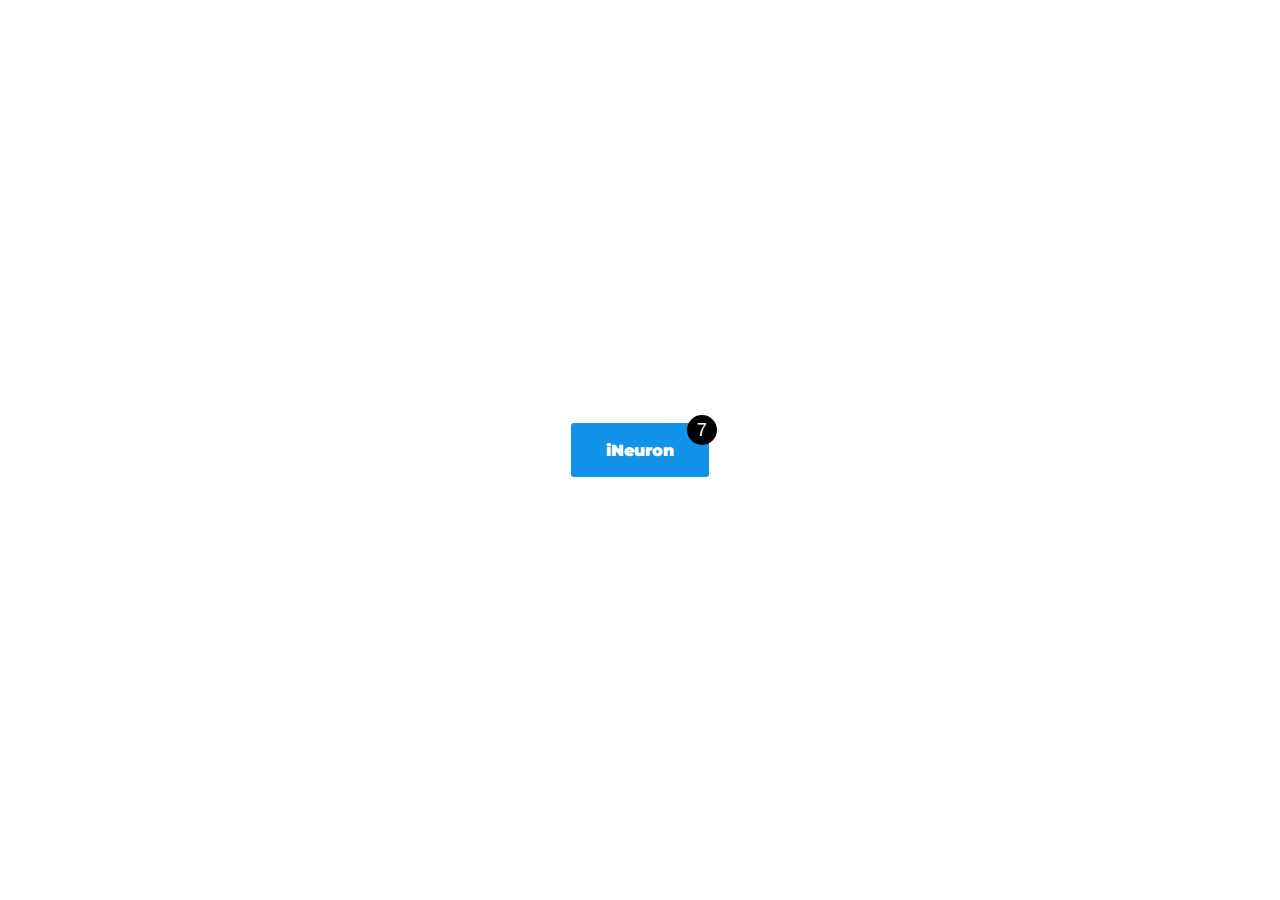
<file: Button challenge/Challenge_1/index.html>
<!DOCTYPE html>
<html lang="en">
  <head>
    <meta charset="UTF-8" />
    <meta http-equiv="X-UA-Compatible" content="IE=edge" />
    <meta name="viewport" content="width=device-width, initial-scale=1.0" />
    <link rel="stylesheet" href="./style.css" />
    <title>iNeuron</title>
  </head>
  <body>
    <div class="container">
      <a href="#" class="btn">
        <span><b>iNeuron</b></span>
        <span class="badge">7</span>
      </a>
    </div>
  </body>
</html>
</file>
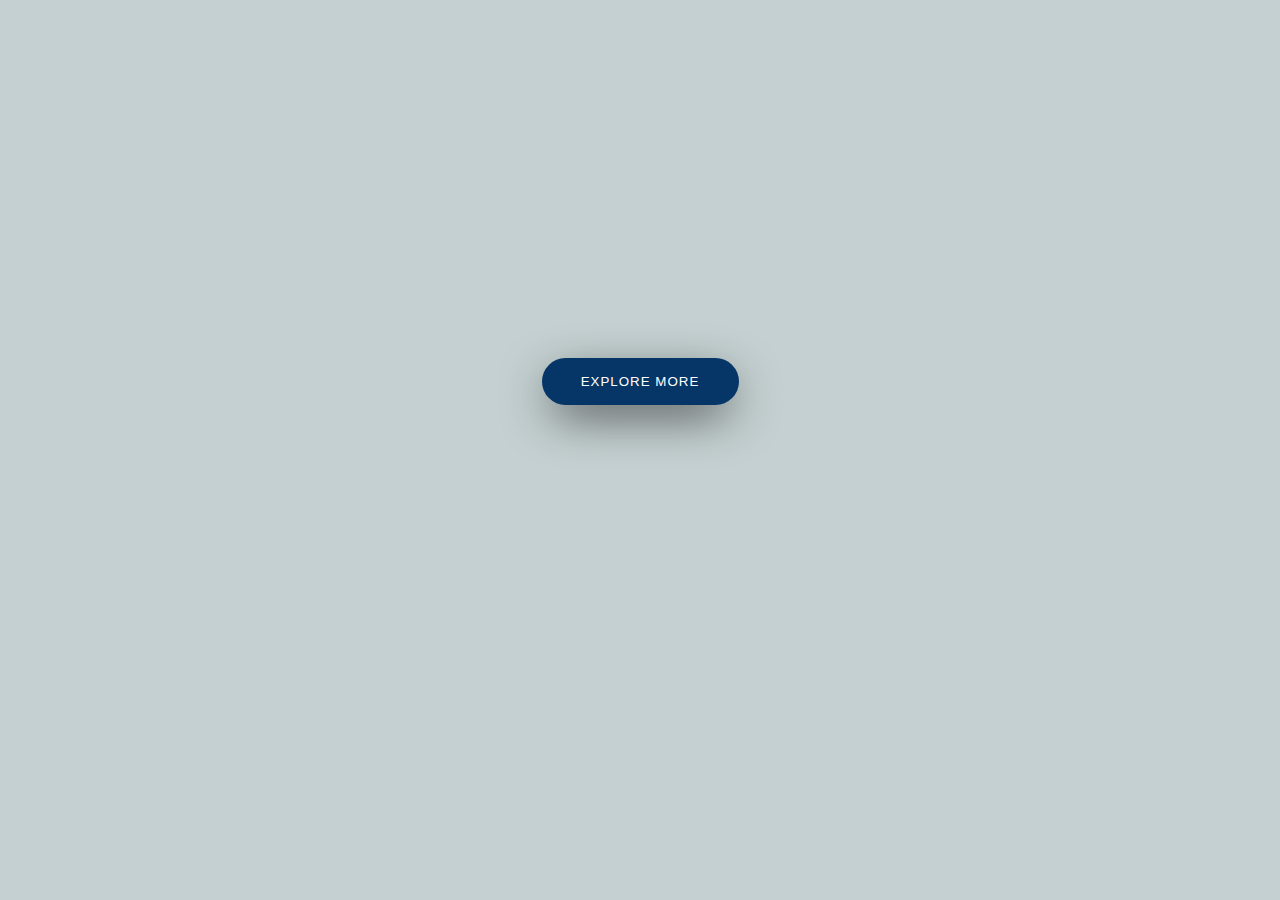
<file: Button challenge/Challenge_3/index.html>
<html>
  <head>
    <link
      href="https://fonts.googleapis.com/css?family=Josefin+Sans&display=swap"
      rel="stylesheet"
    />
    <link rel="stylesheet" href="./style.css" />
    <title>Button</title>
  </head>
  <body>
    <div class="btn-wrapper">
      <button class="btn">
        <span class="btn-text-one">Explore More</span>
        <span class="btn-text-two">It's Interesting</span>
      </button>
    </div>
  </body>
</html>
</file>
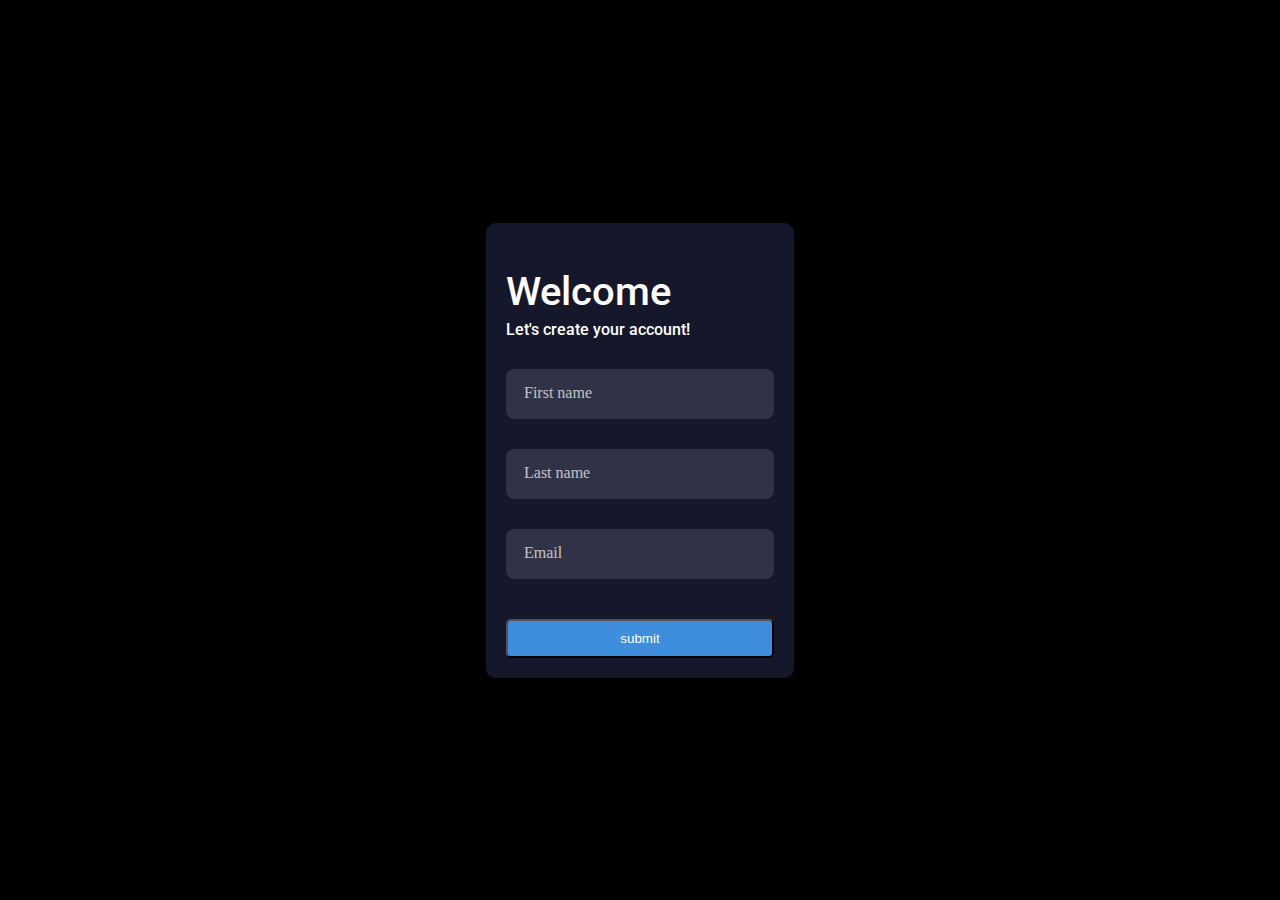
<file: FormChallenges/Challenge_1/index.html>
<!DOCTYPE html>
<html lang="en">
  <head>
    <meta charset="UTF-8" />
    <meta http-equiv="X-UA-Compatible" content="IE=edge" />
    <meta name="viewport" content="width=device-width, initial-scale=1.0" />
    <link rel="stylesheet" href="./style.css" />
    <title>Document</title>
  </head>
  <body>
    <div class="form">
      <div class="title">Welcome</div>
      <div class="subtitle">Let's create your account!</div>
      <div class="input-container ic1">
        <input id="firstname" class="input" type="text" placeholder=" " />
        <div class="cut"></div>
        <label for="firstname" class="placeholder">First name</label>
      </div>
      <div class="input-container ic2">
        <input id="lastname" class="input" type="text" placeholder=" " />
        <div class="cut"></div>
        <label for="lastname" class="placeholder">Last name</label>
      </div>
      <div class="input-container ic2">
        <input id="email" class="input" type="text" placeholder=" " />
        <div class="cut cut-short"></div>
        <label for="email" class="placeholder">Email</label>
      </div>
      <button type="text" class="submit">submit</button>
    </div>
  </body>
</html>
</file>
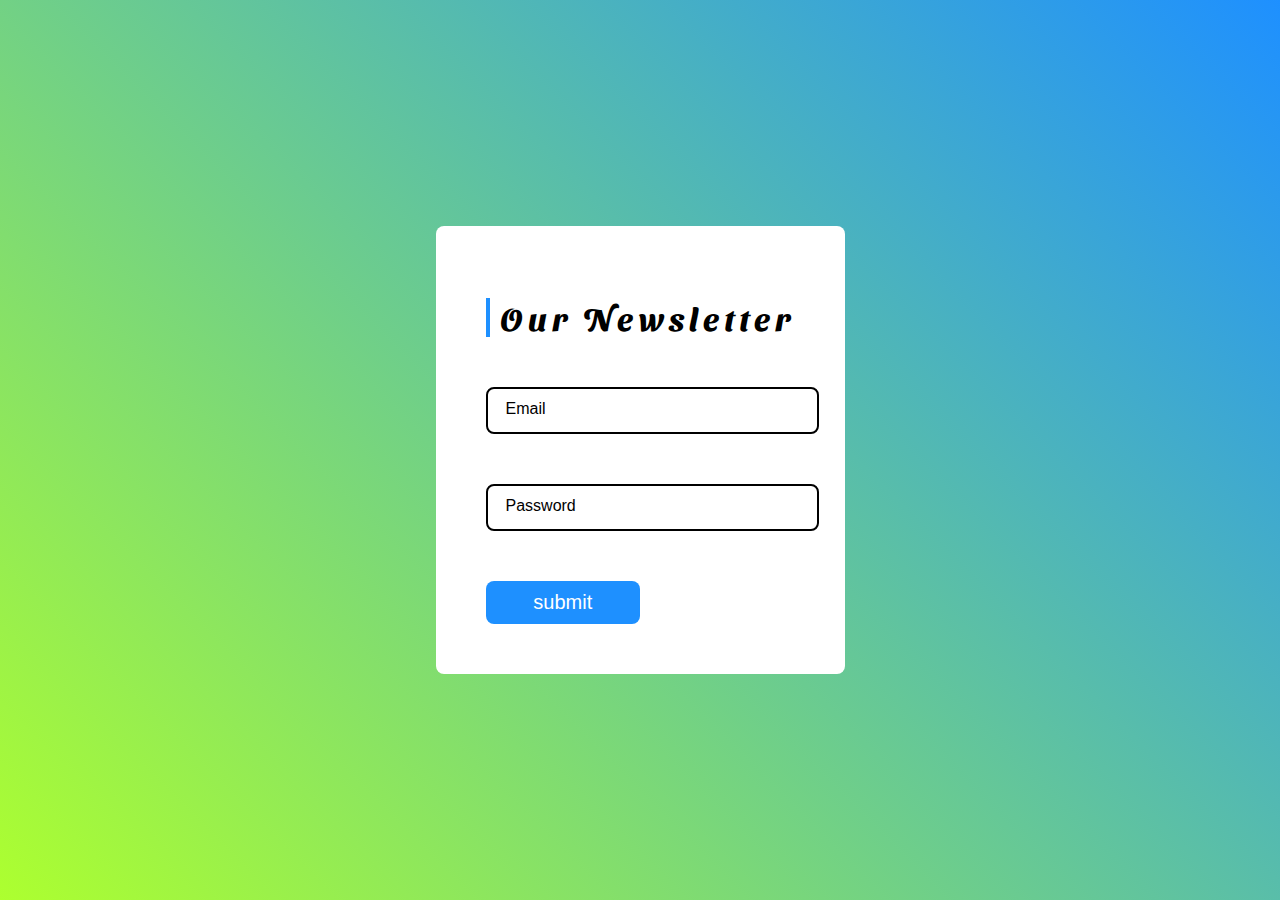
<file: FormChallenges/Challenge_2/index.html>
<!DOCTYPE html>
<html lang="en">
  <head>
    <meta charset="UTF-8" />
    <meta http-equiv="X-UA-Compatible" content="IE=edge" />
    <meta name="viewport" content="width=device-width, initial-scale=1.0" />
    <link rel="stylesheet" href="style.css" />
    <title>iNeuron</title>
  </head>
  <body>
    <div class="center">
      <h1>Our Newsletter</h1>
      <form>
        <div class="inputbox">
          <input type="text" required="required" />
          <!-- <input type="text" required="required" /> -->
          <span>Email</span>
        </div>
        <div class="inputbox">
          <!-- <input type="text" required="required" /> -->
          <!-- <input type="password" required="required" /> -->
          <input type="password" required="required" />
          <span>Password</span>
        </div>
        <div class="inputbox">
          <input type="button" value="submit" />
        </div>
      </form>
    </div>
  </body>
</html>
</file>
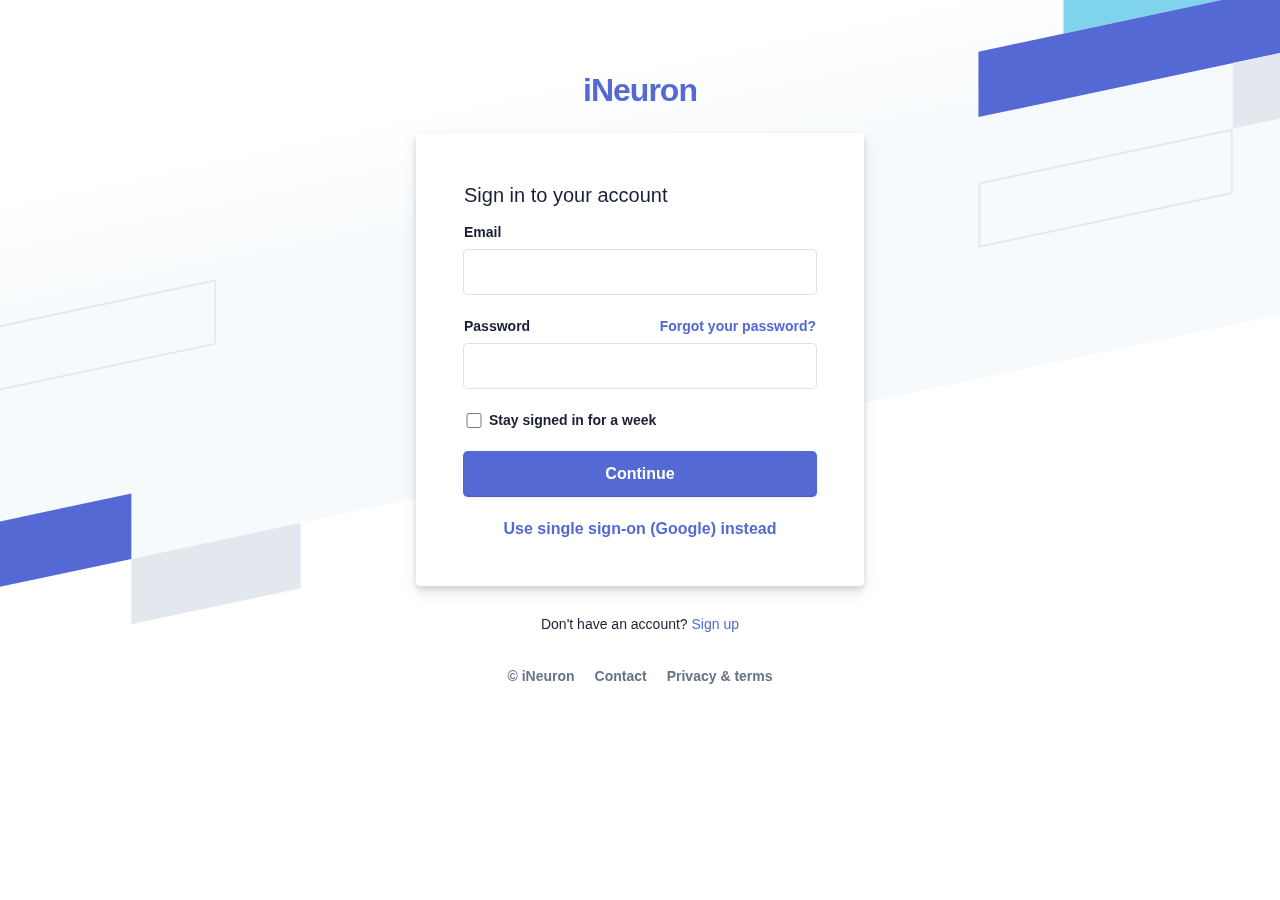
<file: FormChallenges/Challenge_3/index.html>
<html>
  <head>
    <meta charset="utf-8" />
    <title>iNeuron: Sign in</title>
    <link rel="stylesheet" type="text/css" href="style.css" />
  </head>

  <body>
    <div class="login-root">
      <div
        class="box-root flex-flex flex-direction--column"
        style="min-height: 100vh; flex-grow: 1"
      >
        <div class="loginbackground box-background--white padding-top--64">
          <div class="loginbackground-gridContainer">
            <div
              class="box-root flex-flex"
              style="grid-area: top / start / 8 / end"
            >
              <div
                class="box-root"
                style="
                  background-image: linear-gradient(
                    white 0%,
                    rgb(247, 250, 252) 33%
                  );
                  flex-grow: 1;
                "
              ></div>
            </div>
            <div class="box-root flex-flex" style="grid-area: 4 / 2 / auto / 5">
              <div
                class="box-root box-divider--light-all-2 animationLeftRight tans3s"
                style="flex-grow: 1"
              ></div>
            </div>
            <div
              class="box-root flex-flex"
              style="grid-area: 6 / start / auto / 2"
            >
              <div
                class="box-root box-background--blue800"
                style="flex-grow: 1"
              ></div>
            </div>
            <div
              class="box-root flex-flex"
              style="grid-area: 7 / start / auto / 4"
            >
              <div
                class="box-root box-background--blue animationLeftRight"
                style="flex-grow: 1"
              ></div>
            </div>
            <div class="box-root flex-flex" style="grid-area: 8 / 4 / auto / 6">
              <div
                class="box-root box-background--gray100 animationLeftRight tans3s"
                style="flex-grow: 1"
              ></div>
            </div>
            <div
              class="box-root flex-flex"
              style="grid-area: 2 / 15 / auto / end"
            >
              <div
                class="box-root box-background--cyan200 animationRightLeft tans4s"
                style="flex-grow: 1"
              ></div>
            </div>
            <div
              class="box-root flex-flex"
              style="grid-area: 3 / 14 / auto / end"
            >
              <div
                class="box-root box-background--blue animationRightLeft"
                style="flex-grow: 1"
              ></div>
            </div>
            <div
              class="box-root flex-flex"
              style="grid-area: 4 / 17 / auto / 20"
            >
              <div
                class="box-root box-background--gray100 animationRightLeft tans4s"
                style="flex-grow: 1"
              ></div>
            </div>
            <div
              class="box-root flex-flex"
              style="grid-area: 5 / 14 / auto / 17"
            >
              <div
                class="box-root box-divider--light-all-2 animationRightLeft tans3s"
                style="flex-grow: 1"
              ></div>
            </div>
          </div>
        </div>
        <div
          class="box-root padding-top--24 flex-flex flex-direction--column"
          style="flex-grow: 1; z-index: 9"
        >
          <div
            class="box-root padding-top--48 padding-bottom--24 flex-flex flex-justifyContent--center"
          >
            <h1>
              <a href="#" rel="dofollow">iNeuron</a>
            </h1>
          </div>
          <div class="formbg-outer">
            <div class="formbg">
              <div class="formbg-inner padding-horizontal--48">
                <span class="padding-bottom--15">Sign in to your account</span>
                <form id="stripe-login">
                  <div class="field padding-bottom--24">
                    <label for="email">Email</label>
                    <input type="email" name="email" />
                  </div>
                  <div class="field padding-bottom--24">
                    <div class="grid--50-50">
                      <label for="password">Password</label>
                      <div class="reset-pass">
                        <a href="#">Forgot your password?</a>
                      </div>
                    </div>
                    <input type="password" name="password" />
                  </div>
                  <div
                    class="field field-checkbox padding-bottom--24 flex-flex align-center"
                  >
                    <label for="checkbox">
                      <input type="checkbox" name="checkbox" /> Stay signed in
                      for a week
                    </label>
                  </div>
                  <div class="field padding-bottom--24">
                    <input type="submit" name="submit" value="Continue" />
                  </div>
                  <div class="field">
                    <a class="ssolink" href="#"
                      >Use single sign-on (Google) instead</a
                    >
                  </div>
                </form>
              </div>
            </div>
            <div class="footer-link padding-top--24">
              <span>Don't have an account? <a href="">Sign up</a></span>
              <div
                class="listing padding-top--24 padding-bottom--24 flex-flex center-center"
              >
                <span><a href="#">© iNeuron</a></span>
                <span><a href="#">Contact</a></span>
                <span><a href="#">Privacy & terms</a></span>
              </div>
            </div>
          </div>
        </div>
      </div>
    </div>
  </body>
</html>
</file>
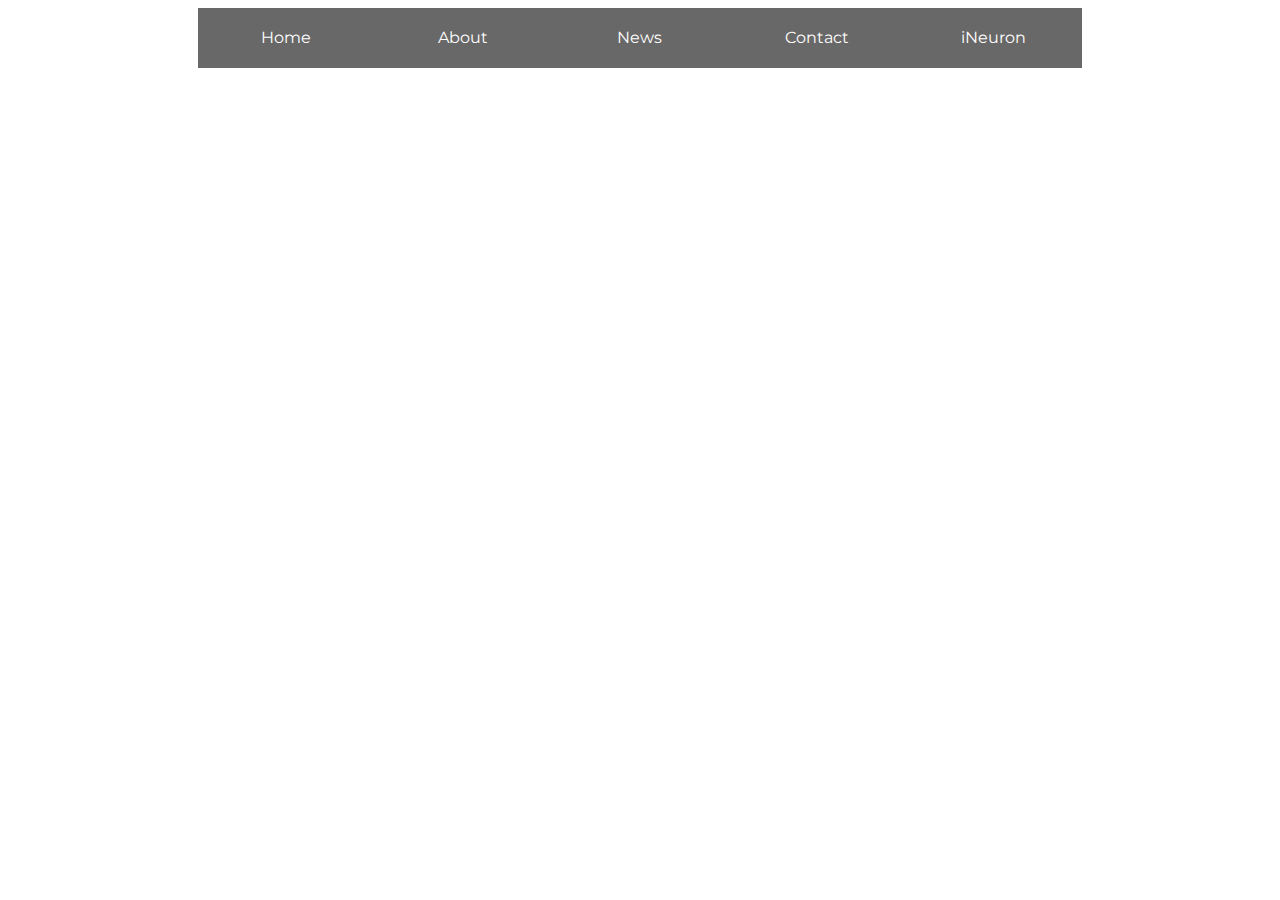
<file: NavbarChallenges/Challenge_2/index.html>
<!DOCTYPE html>
<html lang="en">
  <head>
    <meta charset="UTF-8" />
    <meta http-equiv="X-UA-Compatible" content="IE=edge" />
    <meta name="viewport" content="width=device-width, initial-scale=1.0" />
    <link rel="stylesheet" href="./style.css" />
    <title>iNeuron</title>
  </head>
  <body>
    <ul>
      <li><a>Home</a></li>
      <li>
        <a>About</a>
        <ul>
          <li><a>iNeuron One</a></li>
          <li><a>iNeuron Two</a></li>
          <li><a>iNeuron Three</a></li>
          <li><a>iNeuron Four</a></li>
        </ul>
      </li>
      <li>
        <a>News</a>
        <ul>
          <li><a>iNeuron One</a></li>
          <li><a>iNeuron Two</a></li>
          <li><a>iNeuron Three</a></li>
          <li><a>iNeuron Four</a></li>
        </ul>
      </li>
      <li>
        <a>Contact</a>
        <ul>
          <li><a>iNeuron One</a></li>
          <li><a>iNeuron Two</a></li>
        </ul>
      </li>
      <li><a>iNeuron </a></li>
    </ul>
  </body>
</html>
</file>
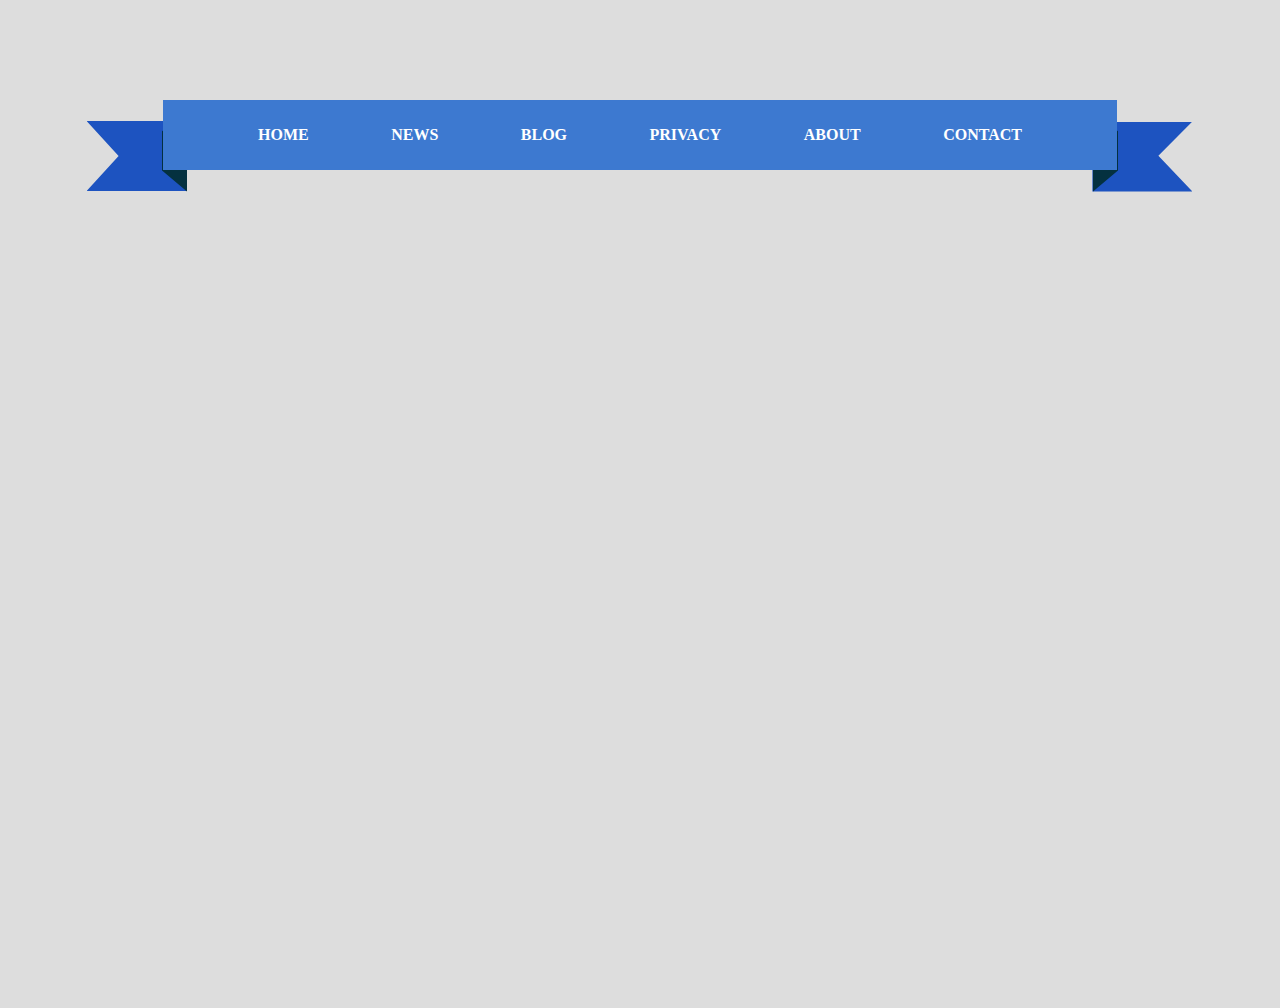
<file: NavbarChallenges/Challenge_3/index.html>
<!DOCTYPE html>
<html lang="en">
  <head>
    <meta charset="UTF-8" />
    <meta http-equiv="X-UA-Compatible" content="IE=edge" />
    <meta name="viewport" content="width=device-width, initial-scale=1.0" />
    <link rel="stylesheet" href="./style.css" />
    <title>iNeuron</title>
  </head>
  <body>
    <div class="wrap">
      <div class="ribbon">
        <i></i>
        <i></i>
        <i></i>
        <i></i>
      </div>
      <div class="nav">
        <a href="#">Home</a>
        <a href="#">News</a>
        <a href="#">Blog</a>
        <a href="#">Privacy</a>
        <a href="#">About</a>
        <a href="#">Contact</a>
      </div>
    </div>
  </body>
</html>
</file>
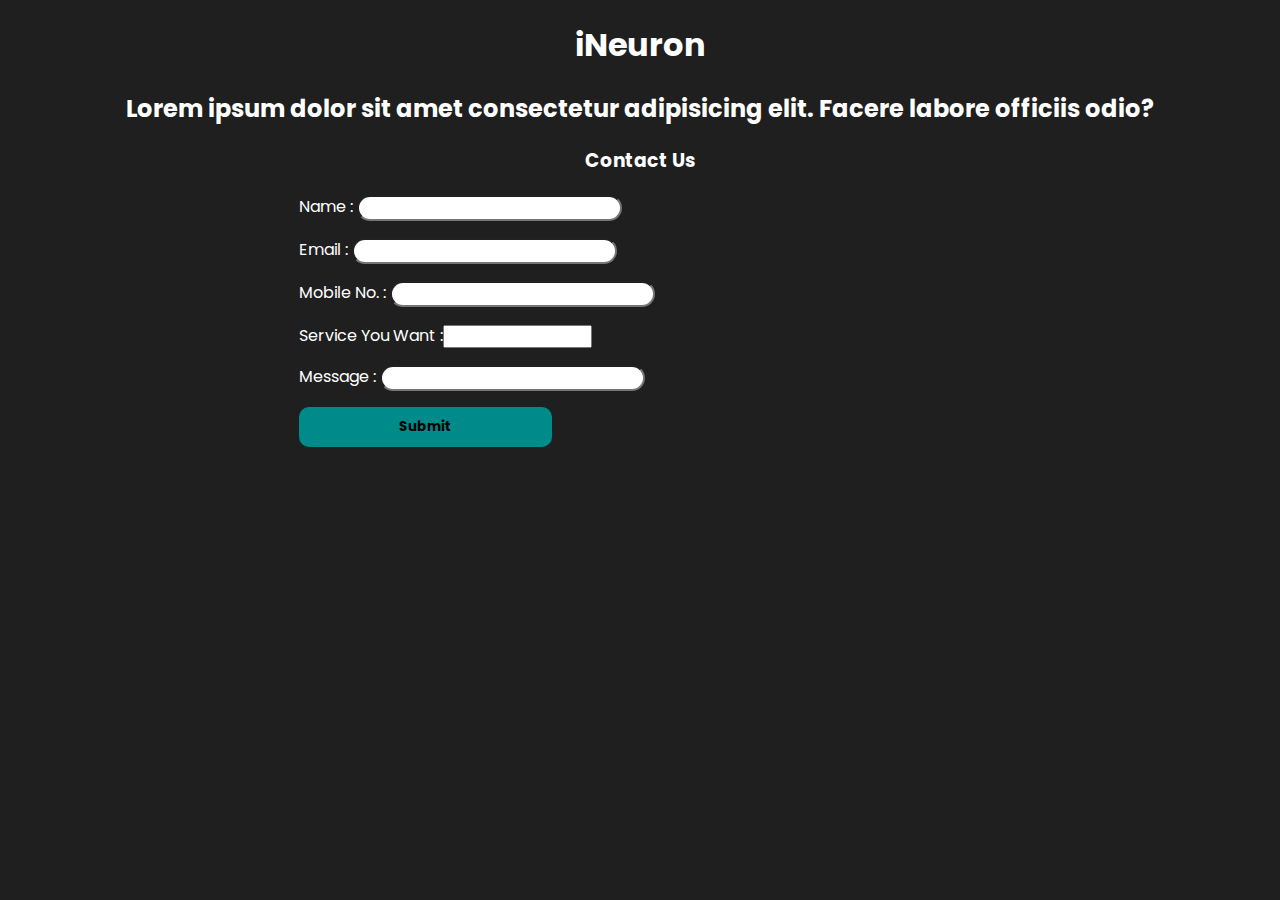
<file: TableChallenges/Challenge_1/index.html>
<!DOCTYPE html>
<html lang="en">
  <head>
    <meta charset="UTF-8" />
    <meta http-equiv="X-UA-Compatible" content="IE=edge" />
    <meta name="viewport" content="width=device-width, initial-scale=1.0" />
    <link rel="stylesheet" href="./style.css" />
    <title>iNeuron</title>
  </head>
  <body>
    <div class="container">
      <h1>iNeuron</h1>
       <h2>Lorem ipsum dolor sit amet consectetur adipisicing elit. Facere labore officiis odio?</h2>
      <div class="yo">
      <h3>Contact Us</h3>
      <p>Name : <input type="text" /></p>
      <p>Email : <input type="email" name="email" id=""> </p>
      <p>Mobile No. : <input type="number" name="number" id="number" /></p>
      <p>Service You Want :<select name="card" id="card"></p>
      <option value="">--Our Services--</option>
      <option value="card">SEO</option>
      <option value="card">Web Development</option>
      <option value="card">Content Creation</option>
  </select>
      <p>Message : <input type="textarea"></p>
     <button type="submit"><b>Submit</b></button>
       </div>
    </div>
  </body>
</html>
</file>
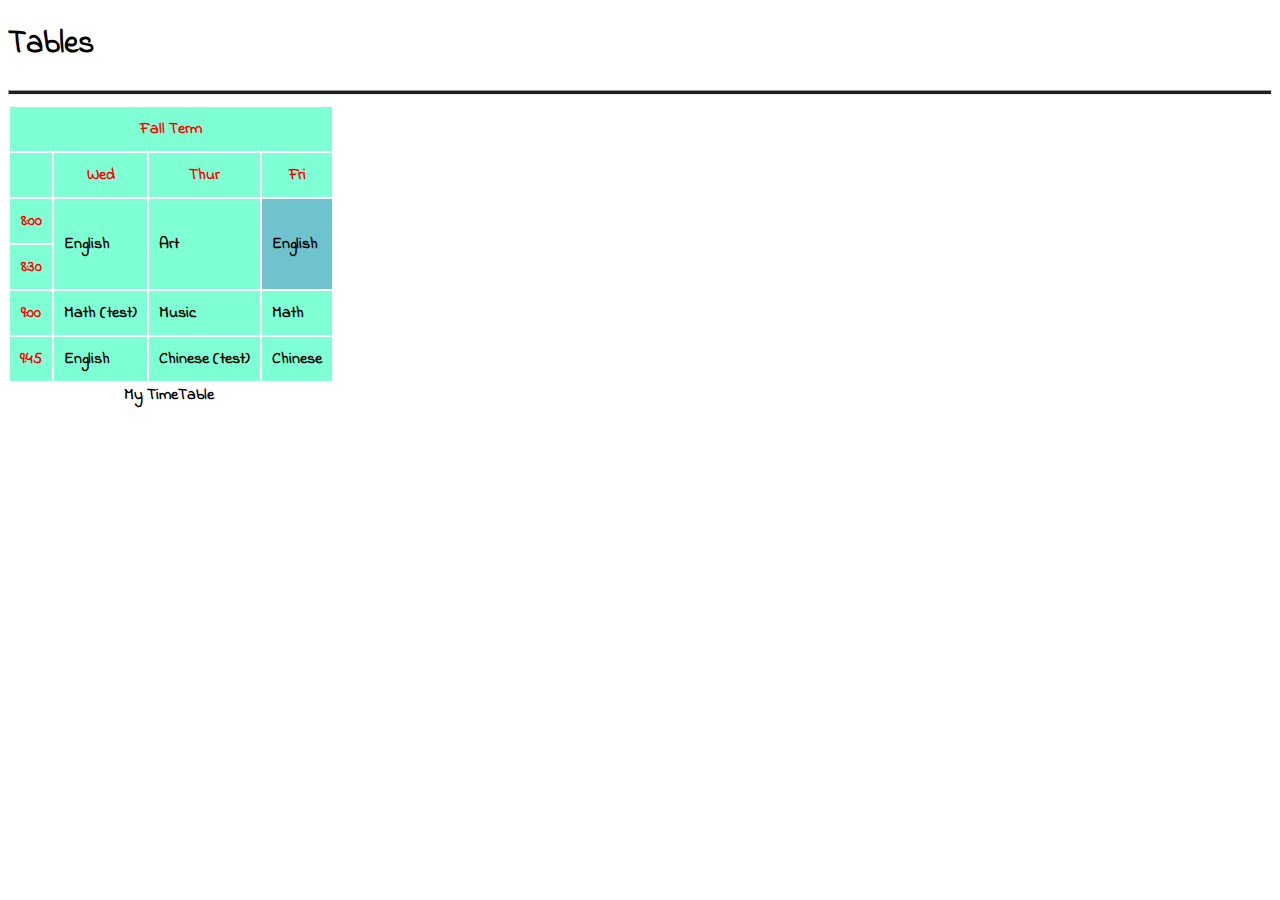
<file: TableChallenges/Challenge_2/index.html>
<!DOCTYPE html>
<html lang="en">
  <head>
    <meta charset="UTF-8" />
    <meta http-equiv="X-UA-Compatible" content="IE=edge" />
    <meta name="viewport" content="width=device-width, initial-scale=1.0" />
    <link rel="stylesheet" href="./style.css" />
    <title>iNeuron</title>
  </head>
  <body>
    <h1> Tables </h1>
    <hr>
    <table id="myTable" cellpadding="10">
      <caption>My TimeTable</caption>
      
      <tr>
        <th id = "myTitle" colspan="4">Fall Term</th>
      </tr>
      
      <tr>
        <th></th>
        <th scope="col">Wed</th>
        <th scope="col">Thur</th>
        <th scope="col">Fri</th>
      </tr>
      
      <tr>
        <th scope="row">8:00</th>
        <td rowspan="2">English</td>
        <td rowspan="2">Art</td>
        <td rowspan="2">English</td>
      </tr>
      
      <tr>
        <th scope="row">8:30</th>
      </tr>
      
      <tr>
        <th scope="row">9:00</th>
        <td>Math (test)</td>
        <td>Music</td>
        <td>Math</td>
      </tr>
      
      <tr>
        <th scope="row">9:45</th>
        <td>English</td>
        <td>Chinese (test)</td>
        <td>Chinese</td>
      </tr>
    </table>
</html>
</file>
<file: Button challenge/Challenge_1/style.css>
@import url("https://fonts.googleapis.com/css2?family=Montserrat&family=Oswald:wght@200;700&display=swap");

*{
  margin: 0;
}

.btn{
  background-color: #1293e9;
  padding: 1.1em 2.2em;
  border-radius: 3px;
  position: relative;
}

a{
  text-decoration: none;
}

.container{
  display: flex;
  justify-content: center;
  align-items: center;
  height: 100vh;
}

div a span b{
  color: #ffffff;
  font-family: "Montserrat";
  font-weight: 900;
  font-size: medium;
}

div a span.badge{
  font-size: large;
  color: #ffffff;
  font-family: sans-serif;
  height: 20px;
  width: 20px;
  border-radius: 50%;
  background-color: #000000;
  padding: 5px;
  position: absolute;
  bottom: 32px;
  left: 116px;
  text-align: center;
}
</file>
<file: Button challenge/Challenge_3/style.css>
@import url('https://fonts.googleapis.com/css2?family=Montserrat:wght@400;900&family=Oswald:wght@200;700&display=swap');

/* .btn-wrapper{
    text-align: center;
    
} */


button{
    background-color: #063568;
    border-radius: 30px;
    padding: 1rem 2rem;
    border: none;
    color: #ffffff;
    text-transform: uppercase;
    font-family: sans-serif;
    letter-spacing: 1px;
    width: 197px;
    font-weight: 400;
    margin: 350px 350px;
}

body{
    background-color: #c4d0d1;
    text-align: center;
}

.btn{
    transition: box-shadow 300ms ease-in-out, color 300ms ease-in-out;
    box-shadow: 0 15px 50px -10px #1f1f1f;

}

/* .btn:hover{
    box-shadow: 0 15px 50px -10px  #1f1f1f;
} */

.btn-text-two{
    display: none;
}

.btn:hover span {
    display: none;
}

.btn:hover::before{
    content: "IT'S INTERESTING";
    color: #ffffff;
    font-family: sans-serif;
    letter-spacing: 1px;
}
</file>
<file: FormChallenges/Challenge_1/style.css>
@import url('https://fonts.googleapis.com/css2?family=Roboto:wght@400;500&display=swap');

*{
    margin: 0;
    padding: 0;
    outline: 0;
    /* box-sizing: border-box; */
}

body{
    background-color: black;
    display: flex;
    justify-content: center;
    align-items: center;
    height: 100vh;
}

.form{
    background-color: #15172b;
    color: #ffffff;
    border-radius: 10px;
    padding: 20px;
}

.title{
    margin: 25px 0px 5px 0px;
    font-family: Roboto;
    font-weight: 500;
    font-size: 40px;
}

.subtitle{
    margin: 0 0 30px 0;
    font-family: Roboto;
    font-weight: 500;
}

.input-container {
    height: 50px;
    position: relative;
    width: 100%;
}

input{
    width: 100%;
    box-sizing: border-box;
    border-radius: 8px;
    height: 100%;
    background-color: #303245;
    color: #ffffff;
    border: 0;
    padding: 18px;
    /* font-size: 15px; */
    font-size: 18px;
}

.ic1{
    position: relative;
}

.ic2{
    position: relative;
    margin: 30px 0 20px 0;
}

.cut{
    background-color: #15172b;
    border-radius: 10px;
    height: 20px;
    position: absolute;
    left: 20px;
    /* top: -11px; */
    top: -17px;
    width: 76px;
    height: 17px;
}

.input:focus ~ .cut,
.input:not(:placeholder-shown) ~ .cut{
    transform: translateY(2px);
    transform: translateY(8px);
    transition: transform 0.5s;
}

.placeholder{
    position: absolute;
    /* left: 10px; */
    top: 10px;
    left: 18px;
    color: #ffffff;
    display: flex;
    align-items: center;
    pointer-events: none;
    height: 28px;
    opacity: 0.7;
}

.cut-short{
    width: 50px;
    height: 17px;
}

button{
    width: 100%;
    background-color: #3e8edd;
    padding: 10px;
    box-sizing: border-box;
    border-radius: 5px;
    margin-top: 20px;
    color: #ffffff;
}

::placeholder{
    color: red;
}


.input:focus ~ .placeholder,
.input:not(:placeholder-shown) ~ .placeholder {
  transform: translate(15px,-28px) scale(0.9);
  transform: translate(7px,-24px) scale(0.9);
  opacity: 1;
}

button:active{
    background-color: #2780d9;
}


.input:not(:placeholder-shown) ~ .placeholder {
    color: #808097;
}
  
.input:focus ~ .placeholder {
    color: #dc2f55;
}
</file>
<file: FormChallenges/Challenge_2/style.css>
@import url('https://fonts.googleapis.com/css2?family=Montserrat+Subrayada:wght@700&family=Montserrat:wght@700;900&family=Sansita+Swashed:wght@300;500;700&display=swap');

body{
  background: linear-gradient(45deg, greenyellow, dodgerblue);
  height: 100vh;
  display: flex;
  justify-content: center;
  align-items: center;
  margin: 0;
  font-family: "Sansita Swashed";
  box-sizing: border-box;
}

.center{
  padding: 50px 50px;
  background: #ffffff;
  border-radius: 8px;
}

h1{
  border-left: 4px solid dodgerblue;
  padding-left: 10px;
  letter-spacing: 5px;
  margin-bottom: 50px;
}

.inputbox{
  position: relative;
  margin-bottom: 50px;
}

input{
  border: 2px solid black;
  width: 100%;
  padding: 10px;
  border-radius: 8px;
  background: none;
  font-size: 20px;
}

.inputbox:last-child{
  margin-bottom: 0;
}

span{
  position: absolute;
  top: 13px;
  left: 20px;
  font-family: sans-serif;
  transition: .6s;
}

input:focus ~ span, input:valid ~ span{
  transform: translateX(-13px) translateY(-35px);
}

input[type=button]{
  width: 50%;
  background-color: dodgerblue;
  color: #ffffff;
  border: none;
}

input[type=button]:hover{
  background: linear-gradient(45deg, greenyellow, dodgerblue);
  cursor: pointer;
}
</file>
<file: FormChallenges/Challenge_3/style.css>
* {
  padding: 0;
  margin: 0;
  color: #1a1f36;
  box-sizing: border-box;
  word-wrap: break-word;
  font-family: -apple-system, BlinkMacSystemFont, Segoe UI, Roboto,
    Helvetica Neue, Ubuntu, sans-serif;
}
body {
  min-height: 100%;
  background-color: #ffffff;
}
h1 {
  letter-spacing: -1px;
}
a {
  color: #5469d4;
  text-decoration: unset;
}
.login-root {
  background: #fff;
  display: flex;
  width: 100%;
  min-height: 100vh;
  overflow: hidden;
}
.loginbackground {
  min-height: 692px;
  position: fixed;
  bottom: 0;
  left: 0;
  right: 0;
  top: 0;
  z-index: 0;
  overflow: hidden;
}
.flex-flex {
  display: flex;
}
.align-center {
  align-items: center;
}
.center-center {
  align-items: center;
  justify-content: center;
}
.box-root {
  box-sizing: border-box;
}
.flex-direction--column {
  flex-direction: column;
}
.loginbackground-gridContainer {
  display: grid;
  grid-template-columns: [start] 1fr [left-gutter] repeat(16, 86.6px) [left-gutter] 1fr [end];
  grid-template-rows: [top] 1fr [top-gutter] repeat(8, 64px) [bottom-gutter] 1fr [bottom];
  justify-content: center;
  margin: 0 -2%;
  transform: rotate(-12deg) skew(-12deg);
}
.box-divider--light-all-2 {
  box-shadow: inset 0 0 0 2px #e3e8ee;
}
.box-background--blue {
  background-color: #5469d4;
}
.box-background--white {
  background-color: #ffffff;
}
.box-background--blue800 {
  background-color: #212d63;
}
.box-background--gray100 {
  background-color: #e3e8ee;
}
.box-background--cyan200 {
  background-color: #7fd3ed;
}
.padding-top--64 {
  padding-top: 64px;
}
.padding-top--24 {
  padding-top: 24px;
}
.padding-top--48 {
  padding-top: 48px;
}
.padding-bottom--24 {
  padding-bottom: 24px;
}
.padding-horizontal--48 {
  padding: 48px;
}
.padding-bottom--15 {
  padding-bottom: 15px;
}

.flex-justifyContent--center {
  justify-content: center;
}

.formbg {
  margin: 0px auto;
  width: 100%;
  max-width: 448px;
  background: white;
  border-radius: 4px;
  box-shadow: rgba(60, 66, 87, 0.12) 0px 7px 14px 0px,
    rgba(0, 0, 0, 0.12) 0px 3px 6px 0px;
}
span {
  display: block;
  font-size: 20px;
  line-height: 28px;
  color: #1a1f36;
}
label {
  margin-bottom: 10px;
}
.reset-pass a,
label {
  font-size: 14px;
  font-weight: 600;
  display: block;
}
.reset-pass > a {
  text-align: right;
  margin-bottom: 10px;
}
.grid--50-50 {
  display: grid;
  grid-template-columns: 50% 50%;
  align-items: center;
}

.field input {
  font-size: 16px;
  line-height: 28px;
  padding: 8px 16px;
  width: 100%;
  min-height: 44px;
  border: unset;
  border-radius: 4px;
  outline-color: rgb(84 105 212 / 0.5);
  background-color: rgb(255, 255, 255);
  box-shadow: rgba(0, 0, 0, 0) 0px 0px 0px 0px, rgba(0, 0, 0, 0) 0px 0px 0px 0px,
    rgba(0, 0, 0, 0) 0px 0px 0px 0px, rgba(60, 66, 87, 0.16) 0px 0px 0px 1px,
    rgba(0, 0, 0, 0) 0px 0px 0px 0px, rgba(0, 0, 0, 0) 0px 0px 0px 0px,
    rgba(0, 0, 0, 0) 0px 0px 0px 0px;
}

input[type="submit"] {
  background-color: rgb(84, 105, 212);
  box-shadow: rgba(0, 0, 0, 0) 0px 0px 0px 0px, rgba(0, 0, 0, 0) 0px 0px 0px 0px,
    rgba(0, 0, 0, 0.12) 0px 1px 1px 0px, rgb(84, 105, 212) 0px 0px 0px 1px,
    rgba(0, 0, 0, 0) 0px 0px 0px 0px, rgba(0, 0, 0, 0) 0px 0px 0px 0px,
    rgba(60, 66, 87, 0.08) 0px 2px 5px 0px;
  color: #fff;
  font-weight: 600;
  cursor: pointer;
}
.field-checkbox input {
  width: 20px;
  height: 15px;
  margin-right: 5px;
  box-shadow: unset;
  min-height: unset;
}
.field-checkbox label {
  display: flex;
  align-items: center;
  margin: 0;
}
a.ssolink {
  display: block;
  text-align: center;
  font-weight: 600;
}
.footer-link span {
  font-size: 14px;
  text-align: center;
}
.listing a {
  color: #697386;
  font-weight: 600;
  margin: 0 10px;
}

.animationRightLeft {
  animation: animationRightLeft 2s ease-in-out infinite;
}
.animationLeftRight {
  animation: animationLeftRight 2s ease-in-out infinite;
}
.tans3s {
  animation: animationLeftRight 3s ease-in-out infinite;
}
.tans4s {
  animation: animationLeftRight 4s ease-in-out infinite;
}

@keyframes animationLeftRight {
  0% {
    transform: translateX(0px);
  }
  50% {
    transform: translateX(1000px);
  }
  100% {
    transform: translateX(0px);
  }
}

@keyframes animationRightLeft {
  0% {
    transform: translateX(0px);
  }
  50% {
    transform: translateX(-1000px);
  }
  100% {
    transform: translateX(0px);
  }
}
</file>
<file: NavbarChallenges/Challenge_2/style.css>
@import url('https://fonts.googleapis.com/css2?family=Montserrat:wght@400;700;900&display=swap');

*{
    padding: 0;
}

body{
    background-color: #ffffff;
}

li{
    width: 100%;
    text-align: center;
    font-weight: 400;
}

ul li a{
    color: #ffffff;
    font-family: "Montserrat";
}

li:hover{
    background-color: #fbbaa2;
}


ul{
    list-style: none;
    display: flex;
    flex-direction: row;
    line-height: 60px;
    width: 70%;
    margin: auto;
    background-color: #696868;
}

ul ul{
    display: none;
}

ul li{
    position: relative;
}

ul ul{
    background-color: #bebbbb;
}

ul li:hover ul {
    display: block;
    width: 235px;
    position: absolute;
    left: 190px;
}
</file>
<file: NavbarChallenges/Challenge_3/style.css>
body{
    background-color: #dddddd;
    height: 100vh;
}

div.nav a {
    text-decoration: none;
    color: #ffffff;
    text-transform: uppercase;
    font-weight: bold;
    padding: 0.8rem 1.8rem;
    border-radius: 30px;
}

.ribbon{
    background-color: #3d79d0;
    width: 70%;
    margin: 100px auto;
    padding: 35px;
    position: relative;
}

.nav{
    display: flex;
    justify-content: space-between;
    position: relative;
    bottom: 170px;
    height: 69px;
    align-items: center;
    width: 65%;
    margin: 0 auto;
    overflow: hidden;
}

a:hover{
    background-color: orange;
}

i:nth-child(1){
    width: 25px;
    height: 40px;
    background-color: #043140;
    position: absolute;
    top: 41px;
    left: -0.5px;
    transform: skewY(40deg);
    z-index: -1;
}

i:nth-child(2){
    width: 25px;
    height: 40px;
    background-color: #043140;
    position: absolute;
    top: 41px;
    right: -0.5px;
    transform: skewY(-40deg);
    z-index: -1;
}

i:nth-child(3){
    height: 70px;
    width: 100px;
    background-color: #1d53c0;
    clip-path: polygon(100% 0%, 100% 49%, 100% 100%, 0 100%, 32% 50%, 0 0);
    position: absolute;
    top: 21px;
    left: -76px;
    z-index: -2;
}

i:nth-child(4){
    height: 70px;
    width: 100px;
    background-color: #1d53c0;
    clip-path: polygon(100% 0, 66% 49%, 100% 100%, 0% 100%, 0 50%, 0% 0%);
    position: absolute;
    top: 21.5px;
    right: -75px;
    z-index: -2;
}
</file>
<file: TableChallenges/Challenge_1/style.css>
@import url("https://fonts.googleapis.com/css2?family=Poppins:wght@600&display=swap");
* {
  font-family: "poppins", "verdana";
  box-sizing: border-box;
  color: #ffffff;
}

body{
  background-color: #1f1f1f;
}

h1,h2,h3{
  text-align: center;
}

p,button{
  margin-left: 23%;
}

input[type=text],input[type=email],input[type=number],input[type=textarea]{
  border-radius: 20px;
}

button{
  width: 20%;
  border-radius: 10px;
  background-color: darkcyan;
  padding: 10px;
  border: none;
  cursor: pointer;
}

b{
  color: #000;
}
</file>
<file: TableChallenges/Challenge_2/style.css>
@import url("https://fonts.googleapis.com/css?family=Indie+Flower");

body {
  font-family: "Indie Flower";
}

table {
  position: relative;
}

caption {
  position: absolute;
  bottom: -24px;
  left: -2px;
  width: 100%;
  text-align: center;
  font-weight: 700;
  font-family: "Indie flower";
}

th {
  color: #ff0000;
  font-weight: 700;
}

tr {
  background-color: #7fffd4;
  font-weight: 700;
}

tr:nth-child(3) td:nth-child(4) {
  background-color: #6ec3cc;
}

tr:nth-child(3) td:nth-child(4):hover {
  background-color: #6ec3cc;
}

td:hover {
  background-color: #6ec3cc;
}

hr {
  height: 3px;
  background-color: #1f1f1f;
}
</file>
